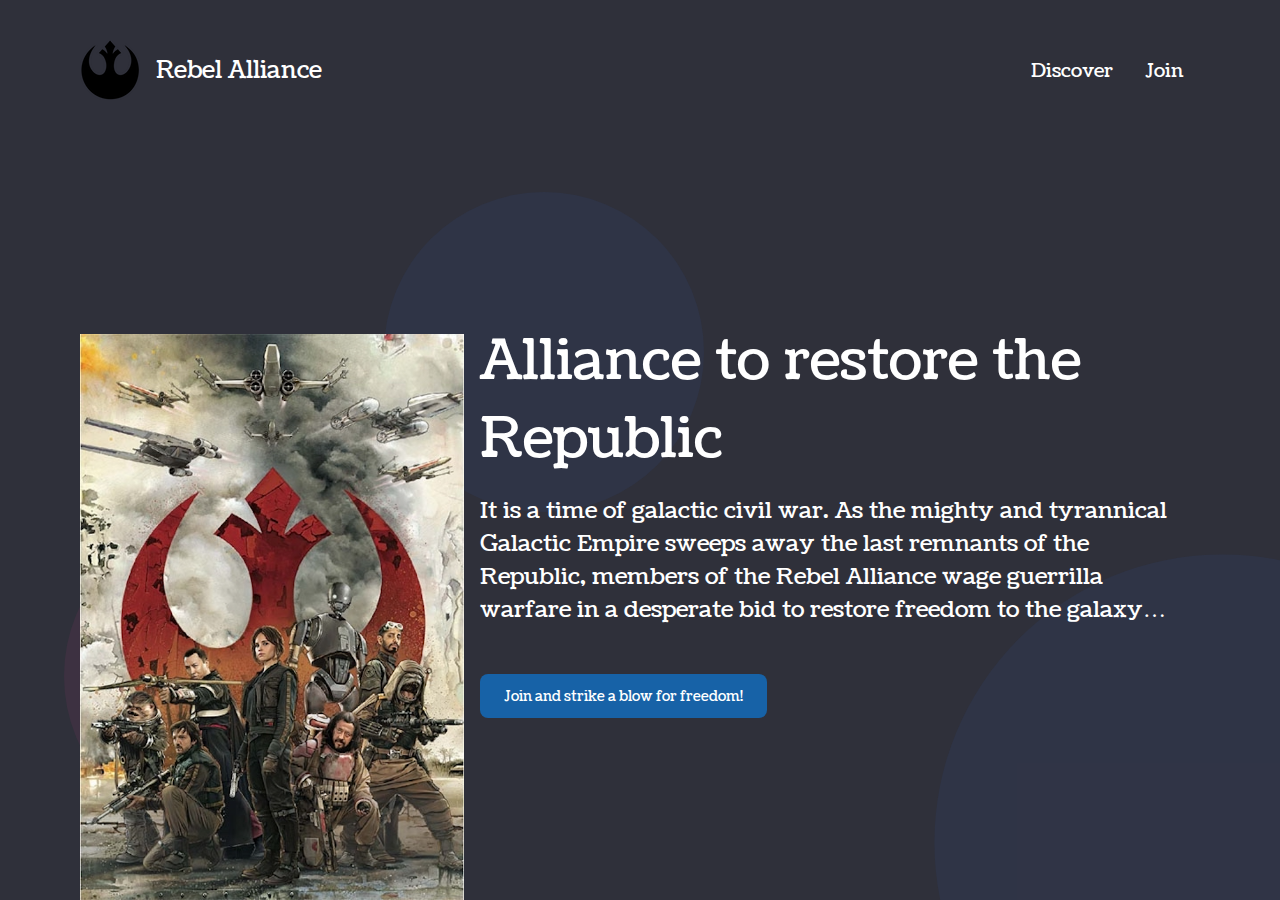
<file: index.html>
<!DOCTYPE html>
<html lang="en">
<head>
  <meta charset="UTF-8">
  <meta name="viewport" content="width=device-width, initial-scale=1">
  <meta http-equiv="X-UA-Compatible" content="ie=edge">
  <link rel="stylesheet" href="https://use.fontawesome.com/releases/v5.7.2/css/all.css" integrity="sha384-fnmOCqbTlWIlj8LyTjo7mOUStjsKC4pOpQbqyi7RrhN7udi9RwhKkMHpvLbHG9Sr" crossorigin="anonymous">
  <link href="https://fonts.googleapis.com/css?family=Coustard&display=swap" rel="stylesheet">
  <link rel="stylesheet" type="text/css" href="styles.css">
  <link rel="stylesheet" type="text/css" href="index.css">
  <title>Rebel Alliance</title>
</head>
<body class="container full-height-grow">

  <header class="main-header">
    <a href="index.html" class="brand-logo">
      <img src="images/logo.png" alt="our logo">
      <div class="brand-logo-name">Rebel Alliance</div>
    </a>
    <nav class="main-nav">
      <ul>
        <li><a href="discover.html">Discover</a></li>
        <li><a href="join.html">Join</a></li>
      </ul>
    </nav>
  </header>

  <section class="home-main-section">
    <div class="img-wrapper">
      <div class="rebel-image"></div>
    </div>
    <div class="call-to-action">
      <h1 class="title">Alliance to restore the Republic</h1>
      <span class="subtitle">It is a time of galactic civil war. As the mighty and tyrannical Galactic Empire sweeps away the last remnants of the Republic, members of the Rebel Alliance wage guerrilla warfare in a desperate bid to restore freedom to the galaxy…</span>
      <a href="join.html" class="btn">Join and strike a blow for freedom!</a>
    </div>
  </section>

  <div class="home-page-circle-1"></div>
  <div class="home-page-circle-2"></div>
  <div class="home-page-circle-3"></div>

</body>
</html>
</file>
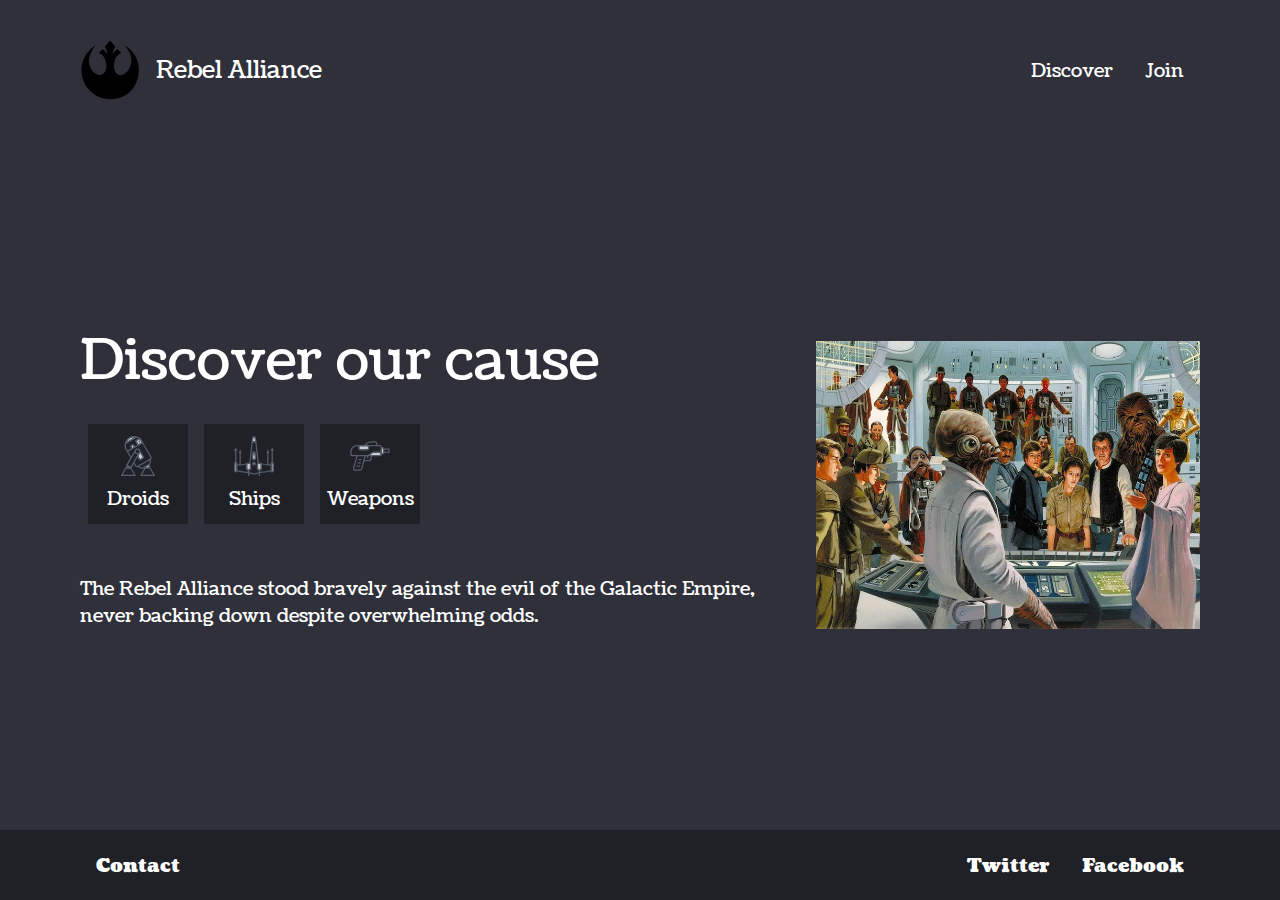
<file: discover.html>
<!DOCTYPE html>
<html lang="en">
<head>
  <meta charset="UTF-8">
  <meta name="viewport" content="width=device-width, initial-scale=1.0">
  <meta http-equiv="X-UA-Compatible" content="ie=edge">
  <link rel="stylesheet" href="https://use.fontawesome.com/releases/v5.7.2/css/all.css" integrity="sha384-fnmOCqbTlWIlj8LyTjo7mOUStjsKC4pOpQbqyi7RrhN7udi9RwhKkMHpvLbHG9Sr" crossorigin="anonymous">
  <link href="https://fonts.googleapis.com/css?family=Coustard&display=swap" rel="stylesheet">
  <link rel="stylesheet" type="text/css" href="styles.css">
  <link rel="stylesheet" type="text/css" href="discover.css">
  <title>Discover Rebel Alliance</title>
</head>
<body class="full-height-grow">

  <div class="container full-height-grow">
    <header class="main-header">
      <a href="index.html" class="brand-logo">
        <img src="images/logo.png" alt="our logo">
        <div class="brand-logo-name">Rebel Alliance</div>
      </a>
      <nav class="main-nav">
        <ul>
          <li>
            <a href="discover.html">Discover</a>
          </li>
          <li>
            <a href="join.html">Join</a>
          </li>
        </ul>
      </nav>
    </header>
    <section class="discover-main-section">
      <div class="call-to-action">
        <h1 class="title">Discover our cause</h1>
        <div class="icon-section">
          <div class="icon">
            <img src="images/droids.svg">Droids
          </div>
          <div class="icon">
            <img src="images/ships.svg">Ships
          </div>
          <div class="icon">
            <img src="images/weapons.svg">Weapons
          </div>
        </div>
        <p>The Rebel Alliance stood bravely against the evil of the Galactic Empire, never backing down despite overwhelming odds.</p>
      </div>
      <img class="covers-image" src="images/covers.jpg"></img>
    </section>
  </div>

  <footer class="main-footer">
    <div class="container">
      <nav class="footer-nav">
        <ul>
          <li>
            <a href="join.html">Contact</a>
          </li>
        </ul>
      </nav>
      <nav class="footer-nav">
        <ul>
          <li>
            <a href="#" class="social-link">
              <i class="fab fa-twitter-square"></i> Twitter
            </a>
          </li>
          <li>
            <a href="#" class="social-link">
              <i class="fab fa-facebook"></i> Facebook
            </a>
          </li>
        </ul>
      </nav>
    </div>
  </footer>

</body>
</html>
</file>
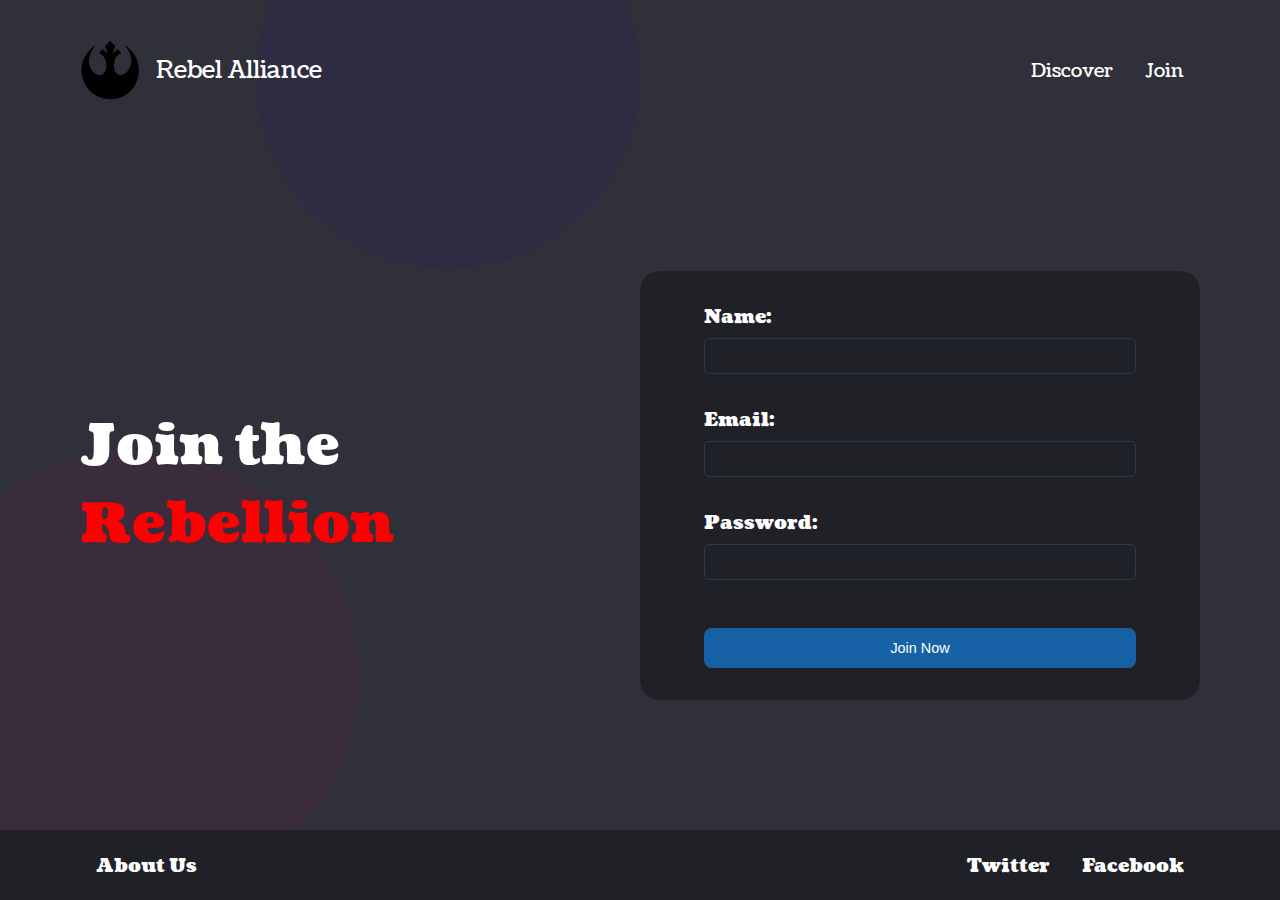
<file: join.html>
<!DOCTYPE html>
<html lang="en">
  <head>
    <meta charset="UTF-8" />
    <meta name="viewport" content="width=device-width, initial-scale=1.0" />
    <meta http-equiv="X-UA-Compatible" content="ie=edge" />
    <link
      rel="stylesheet"
      href="https://use.fontawesome.com/releases/v5.7.2/css/all.css"
      integrity="sha384-fnmOCqbTlWIlj8LyTjo7mOUStjsKC4pOpQbqyi7RrhN7udi9RwhKkMHpvLbHG9Sr"
      crossorigin="anonymous"
    />
    <link
      href="https://fonts.googleapis.com/css?family=Coustard&display=swap"
      rel="stylesheet"
    />
    <link rel="stylesheet" type="text/css" href="styles.css" />
    <link rel="stylesheet" type="text/css" href="join.css" />
    <title>Join Rebel Alliance</title>
  </head>
  <body class="full-height-grow">
    <div class="container full-height-grow">
      <header class="main-header">
        <a href="index.html" class="brand-logo">
          <img src="images/logo.png" alt="our logo" />
          <div class="brand-logo-name">Rebel Alliance</div>
        </a>
        <nav class="main-nav">
          <ul>
            <li>
              <a href="discover.html">Discover</a>
            </li>
            <li>
              <a href="join.html">Join</a>
            </li>
          </ul>
        </nav>
      </header>
      <section class="join-main-section">
        <h1 class="join-text">
          Join the <span class="accent-text">Rebellion</span>
        </h1>
        <form action="" class="join-form">
          <div class="input-group">
            <label>Name:</label>
            <input type="text" />
          </div>
          <div class="input-group">
            <label>Email:</label>
            <input type="email" />
          </div>
          <div class="input-group">
            <label>Password:</label>
            <input type="password" />
          </div>
          <div class="input-group">
            <button type="submit" class="btn">Join Now</button>
          </div>
        </form>
      </section>
    </div>

    <div class="join-page-circle-1"></div>
    <div class="join-page-circle-2"></div>

    <footer class="main-footer">
      <div class="container">
        <nav class="footer-nav">
          <ul>
            <li>
              <a href="discover.html">About Us</a>
            </li>
          </ul>
        </nav>
        <nav class="footer-nav">
          <ul>
            <li>
              <a href="#" class="social-link">
                <i class="fab fa-twitter-square"></i> Twitter
              </a>
            </li>
            <li>
              <a href="#" class="social-link">
                <i class="fab fa-facebook"></i> Facebook
              </a>
            </li>
          </ul>
        </nav>
      </div>
    </footer>
  </body>
</html>
</file>
<file: styles.css>
* {
  box-sizing: border-box;
}

body {
  padding: 0;
  margin: 0;
  background-color: #2f303a;
  font-family: 'Coustard', serif;
  font-size: 1.2rem;
  color: white;
  min-height: 100vh;
}

.full-height-grow {
  display: flex;
  flex-direction: column;
}

.brand-logo {
  display: flex;
  align-items: center;
  font-size: 1.25em;
  color: inherit;
  text-decoration: none;
}

.brand-logo-name {
  margin-left: 1rem;
}

.main-nav ul,
.footer-nav ul {
  display: flex;
  margin: 0;
  padding: 0;
  list-style: none;
}

.main-nav a,
.footer-nav a {
  color: inherit;
  text-decoration: none;
  padding: 1rem;
}

.main-nav a:hover,
.footer-nav a:hover {
  color: lightcoral;
}

.main-header,
.main-footer {
  display: flex;
  justify-content: space-between;
  align-items: center;
}

.main-header {
  height: 140px;
}

.main-footer {
  height: 70px;
  background-color: #202027;
  font-weight: bold;
}

.social-link img {
  width: 1.1rem;
  margin-right: 0.5rem;
}

.main-footer .container {
  display: flex;
  justify-content: space-between;
}

.container {
  max-width: 1200px;
  margin: 0 auto;
  padding: 0 40px;
  flex-grow: 1;
}

.title {
  font-weight: 500;
  font-size: 3.5rem;
  margin-bottom: 1rem;
  margin-top: 0;
}

.subtitle {
  font-weight: 500;
  font-size: 1.2em;
  margin-bottom: 2rem;
}

.btn {
  color: white;
  background-color: #1762a7;
  padding: 0.75rem 1.5rem;
  border-radius: 0.5rem;
  text-decoration: none;
  font-size: 0.9rem;
  display: block;
  text-align: center;
  margin-top: 1rem;
  outline: none;
  border: none;
  cursor: pointer;
}

.btn:hover {
  background-color: #2180d8;
}

.btn:focus {
  background-color: #2796ff;
}

@media (max-width: 800px) {
  .main-footer {
    font-size: 0.9rem;
  }

  .title {
    font-size: 2.4rem;
  }

  .subtitle {
    font-size: 1.2rem;
  }
}
</file>
<file: index.css>
.home-main-section {
  display: flex;
  align-items: stretch;
  justify-content: space-between;
  flex-grow: 1;
}

.home-main-section .img-wrapper {
  flex-grow: 1;
  flex-direction: column;
  display: flex;
  align-items: stretch;
  justify-content: flex-end;
}

.home-main-section .rebel-image {
  background-image: url(images/landing-page-rebel.png);
  flex-grow: 1;
  max-height: 70vh;
  min-width: 30vw;
  background-size: contain;
  background-repeat: no-repeat;
  background-position: bottom left;
}

.home-main-section .call-to-action {
  display: flex;
  flex-direction: column;
  align-items: flex-start;
  margin: 1rem;
  align-self: center;
}

@media (maxwidth: 900px) {
  .home-main-section .img-wrapper {
    display: none;
  }

  .home-main-section {
    justify-content: center;
  }
}

.home-page-circle-1 {
  position: absolute;
  width: 25vw;
  height: 25vw;
  border-radius: 50%;
  background-color: rgb(188, 58, 128, .1);
  bottom: 5vw;
  left: 5vw;
  z-index: -1;
}

.home-page-circle-2 {
  position: absolute;
  width: 25vw;
  height: 25vw;
  border-radius: 50%;
  background-color: rgb(52, 87, 178, .1);
  top: 15vw;
  left: 30vw;
  z-index: -1;
}

.home-page-circle-3 {
  position: absolute;
  overflow: hidden;
  width: 45vw;
  height: 45vw;
  bottom: 0;
  right: 0;
  z-index: -1;
}

.home-page-circle-3::before {
  content: '';
  transform: translate(40%, 40%);
  position: absolute;
  height: 100%;
  width: 100%;
  border-radius: 50%;
  background-color: rgb(52, 87, 178, .1);
}
</file>
<file: discover.css>
.discover-main-section {
  display: flex;
  align-items: center;
  justify-content: space-between;
  flex-grow: 1;
}

.discover-main-section .covers-image {
  width: 30vw;
  height: auto;
  margin-left: 2rem;
  max-width: 400px;
}

.icon-section {
  display: flex;
}

.icon {
  display: flex;
  flex-direction: column;
  justify-content: space-between;
  align-items: center;
  margin: .5rem;
  padding: .75rem;
  width: 100px;
  height: 100px;
  background-color: #202027;
  margin-bottom: 2rem;
}

.icon img {
  width: 40px;
}

@media (max-width: 800px) {
  .discover-main-section {
    flex-direction: column;
    justify-content: center;
  }

  .discover-main-section .covers-image {
    margin: 2rem 0;
    height: 30vh;
    width: auto;
  }

  p {
    font-size: 1.1rem;
    text-align: center;
  }  

  .title {
    font-size: 2.4rem;
    text-align: center;
    margin-top: 3rem;
  }

  .icon-section{
    justify-content: center;
    align-items: center;
  }
}
</file>
<file: join.css>
.join-main-section {
  display: flex;
  justify-content: space-between;
  align-items: center;
  flex-grow: 1;
}

.join-text {
  font-size: 3.5rem;
  font-weight: bold;
  margin: 0;
}

.accent-text {
  color: red;
}

.join-form {
  background-color: #202027;
  width: 50vw;
  max-width: 50%;
  padding: 2rem 4rem;
  border-radius: 20px;
}

.input-group {
  margin-bottom: 2rem;
  display: flex;
  flex-direction: column;
}

.input-group:last-child {
  margin-bottom: 0;
}

.input-group label {
  font-weight: bold;
  margin-bottom: .5rem;
}

.input-group input {
  outline: none;
  background: none;
  border: 1px solid #2e3852;
  font-size: 1rem;
  padding: .5rem;
  color: inherit;
  border-radius: 5px;
}

.input-group input:focus {
  border-color: #596da0;
}

@media (max-width: 900px) {
  .join-main-section {
    flex-direction: column;
    justify-content: center;
  }
  .join-form {
    width: 80vw;
    max-width: inherit;
    margin: 2rem 0;
  }

  .join-text {
    margin-top: 3rem;
    font-size: 2.4rem;
  }

  .join-form label {
    font-size: 1rem;
  }
}

.join-page-circle-1 {
  position: absolute;
  overflow: hidden;
  width: 35vw;
  height: 35vw;
  bottom: 0;
  left: 0;
  z-index: -1;
}

.join-page-circle-1::before {
  content: '';
  transform: translateX(-20%);
  position: absolute;
  height: 100%;
  width: 100%;
  border-radius: 50%;
  background-color: rgba(155, 13, 91, 0.1);
}

.join-page-circle-2 {
  position: absolute;
  overflow: hidden;
  width: 30vw;
  height: 30vw;
  top: 0;
  left: 20vw;
  z-index: -1;
}

.join-page-circle-2::before {
  content: '';
  transform: translateY(-30%);
  position: absolute;
  height: 100%;
  width: 100%;
  border-radius: 50%;
  background-color: rgba(32, 6, 150, 0.1);
}
</file>
